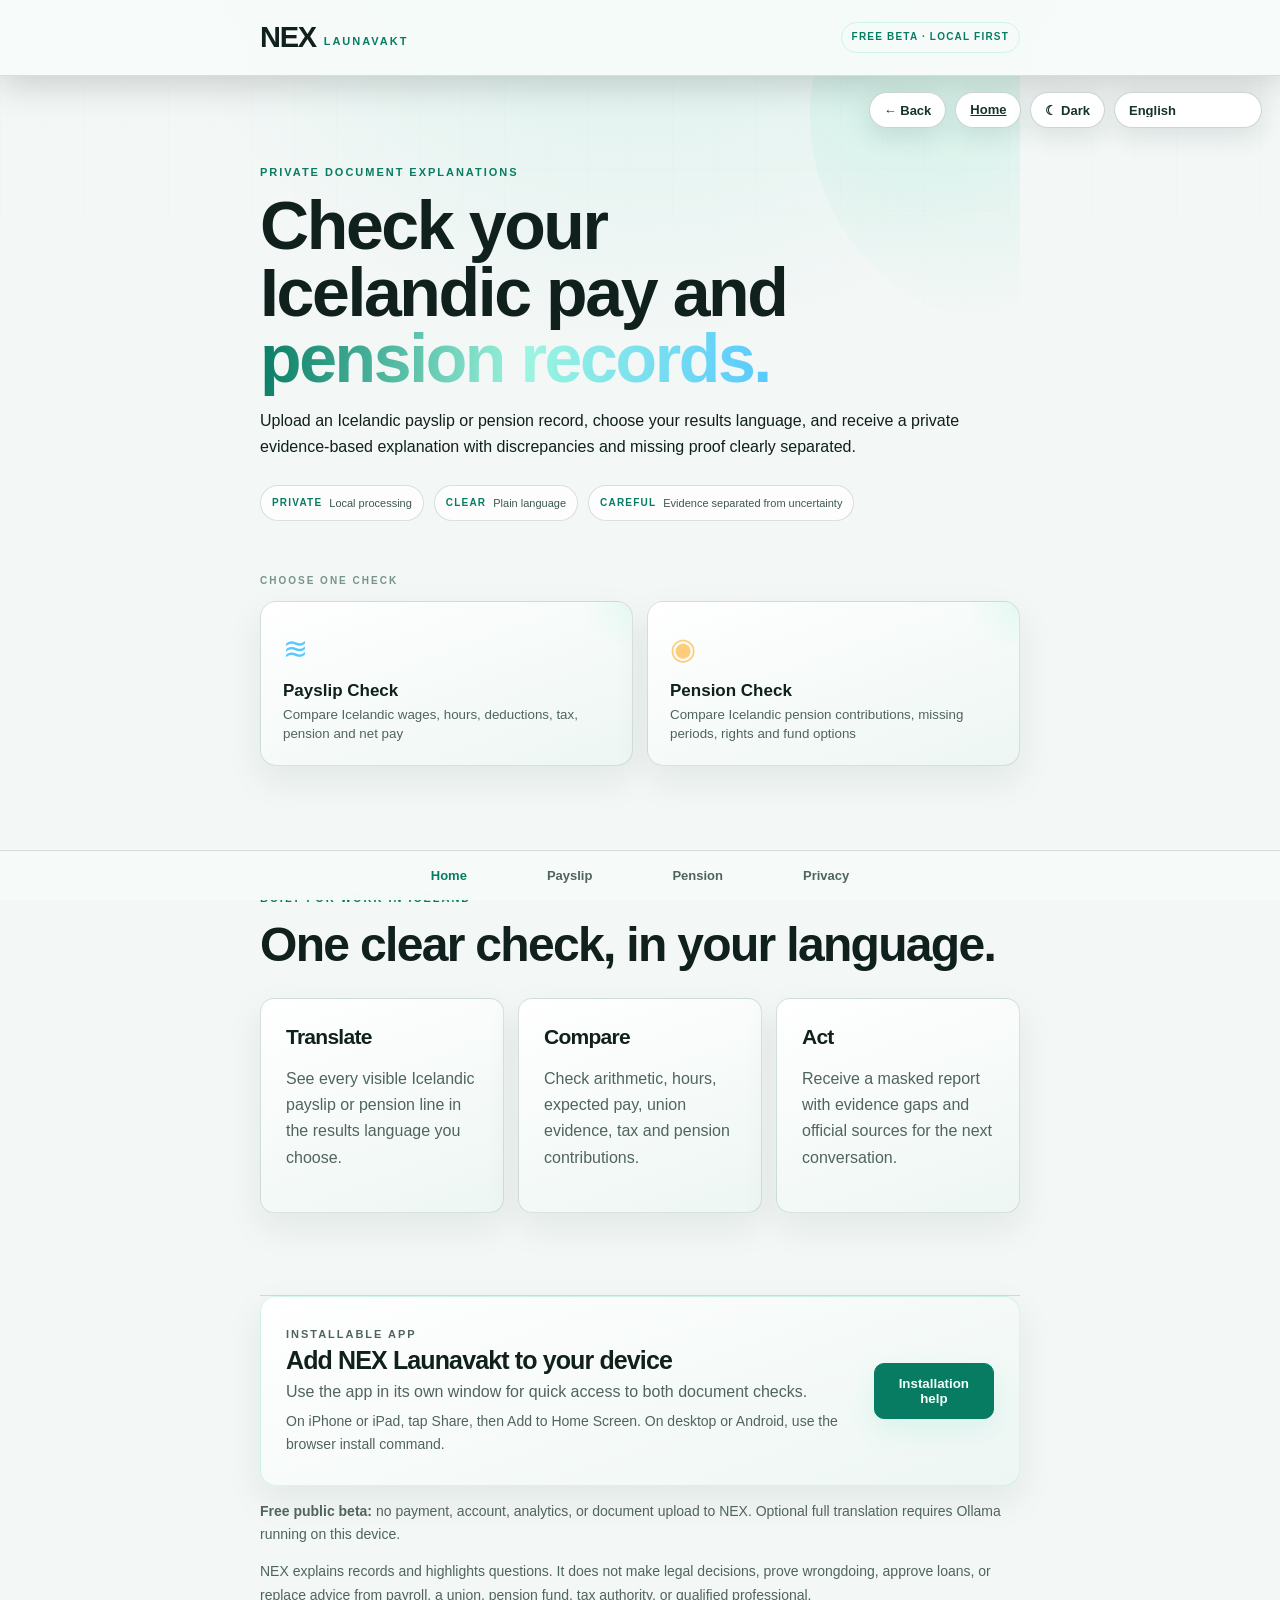
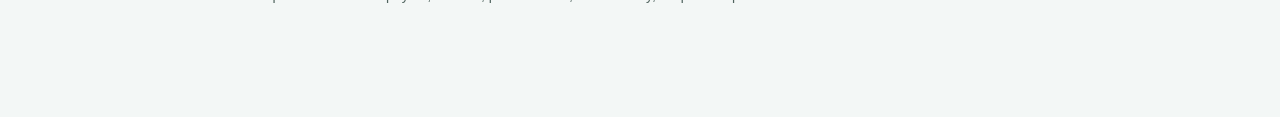
<file: index.html>
<!doctype html>
<html lang="en">
<head>
  <meta charset="utf-8">
  <meta name="viewport" content="width=device-width,initial-scale=1,viewport-fit=cover">
  <meta name="theme-color" content="#091119">
  <meta name="description" content="NEX checks Icelandic payslips and pension records in the customer's language using private local AI.">
  <link rel="manifest" href="manifest.webmanifest">
  <link rel="apple-touch-icon" href="icon-192.png">
  <meta name="apple-mobile-web-app-capable" content="yes">
  <meta name="apple-mobile-web-app-title" content="NEX Launavakt">
  <link rel="stylesheet" href="style.css">
  <title>NEX Launavakt — Private document checks</title>
</head>
<body class="app-body">
<header class="app-head"><a class="brand" href="app.html"><strong>NEX</strong><span>LAUNAVAKT</span></a><span class="status-dot">FREE BETA · LOCAL FIRST</span></header>
<main class="app-shell">
  <section class="welcome">
    <div class="hero-orb" aria-hidden="true"></div>
    <p class="eyebrow">PRIVATE DOCUMENT EXPLANATIONS</p>
    <h1>Check your Icelandic pay and <em>pension records.</em></h1>
    <p>Upload an Icelandic payslip or pension record, choose your results language, and receive a private evidence-based explanation with discrepancies and missing proof clearly separated.</p>
    <div class="proof-row" aria-label="NEX operating principles"><span><b>PRIVATE</b> Local processing</span><span><b>CLEAR</b> Plain language</span><span><b>CAREFUL</b> Evidence separated from uncertainty</span></div>
  </section>

  <p class="section-label">CHOOSE ONE CHECK</p>
  <section class="quick-grid" aria-label="Document checks">
    <a class="tool" href="payslip-check.html"><span>≋</span><strong>Payslip Check</strong><small>Compare Icelandic wages, hours, deductions, tax, pension and net pay</small></a>
    <a class="tool" href="pension-check.html"><span>◉</span><strong>Pension Check</strong><small>Compare Icelandic pension contributions, missing periods, rights and fund options</small></a>
  </section>


  <section class="local-market"><p class="eyebrow">BUILT FOR WORK IN ICELAND</p><h2>One clear check, in your language.</h2><div class="grid"><article><h3>Translate</h3><p>See every visible Icelandic payslip or pension line in the results language you choose.</p></article><article><h3>Compare</h3><p>Check arithmetic, hours, expected pay, union evidence, tax and pension contributions.</p></article><article><h3>Act</h3><p>Receive a masked report with evidence gaps and official sources for the next conversation.</p></article></div></section>
  <section class="app-panel install-panel">
    <div><p class="eyebrow">INSTALLABLE APP</p><h2>Add NEX Launavakt to your device</h2><p>Use the app in its own window for quick access to both document checks.</p><p id="install-help" class="note" aria-live="polite">On iPhone or iPad, tap Share, then Add to Home Screen. On desktop or Android, use the browser install command.</p></div>
    <button class="button" type="button" data-install hidden>Install app</button>
  </section>
  <p class="note"><strong>Free public beta:</strong> no payment, account, analytics, or document upload to NEX. Optional full translation requires Ollama running on this device.</p><p class="note">NEX explains records and highlights questions. It does not make legal decisions, prove wrongdoing, approve loans, or replace advice from payroll, a union, pension fund, tax authority, or qualified professional.</p>
</main>
<nav class="bottom-nav" aria-label="App navigation"><a href="app.html" aria-current="page">Home</a><a href="payslip-check.html">Payslip</a><a href="pension-check.html">Pension</a><a href="privacy.html">Privacy</a></nav>
<script src="app-v2.js?v=release50" defer></script><script src="nav.js?v=release54" defer></script>
</body>
</html>
</file>
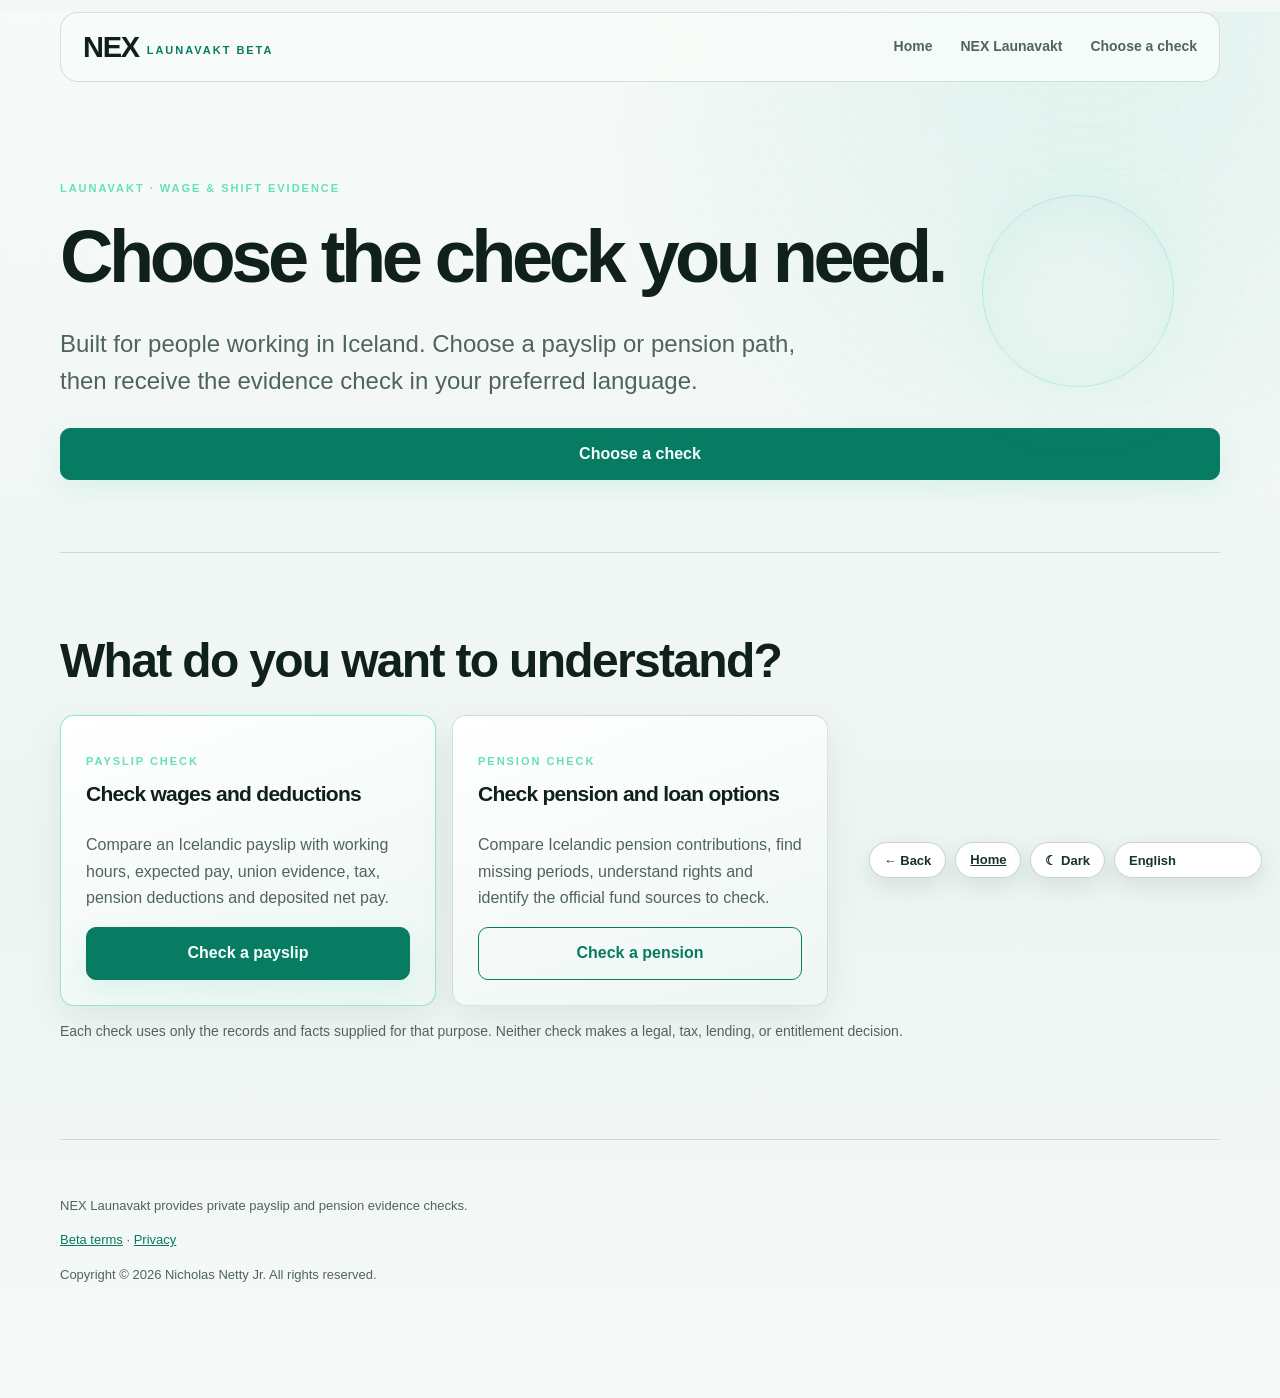
<file: launavakt.html>
<!doctype html><html lang="en"><head><meta charset="utf-8"><meta name="viewport" content="width=device-width,initial-scale=1"><meta name="description" content="Build a private, source-linked wage and shift evidence check with Launavakt."><title>Launavakt Wage &amp; Shift Check — NEX Launavakt</title><link rel="stylesheet" href="style.css"></head><body class="product-page launavakt-landing"><header><a class="brand" href="app.html"><strong>NEX</strong><span>LAUNAVAKT BETA</span></a><nav><a href="app.html">Home</a><a href="app.html">NEX Launavakt</a><a href="#choose">Choose a check</a></nav></header><main><section class="hero compact product-hero"><p class="eyebrow">LAUNAVAKT · WAGE &amp; SHIFT EVIDENCE</p><h1>Choose the check you need.</h1><p class="lede">Built for people working in Iceland. Choose a payslip or pension path, then receive the evidence check in your preferred language.</p><a class="button" href="#choose">Choose a check</a></section><section id="choose"><h2>What do you want to understand?</h2><div class="pricing"><article class="featured"><p class="eyebrow">PAYSLIP CHECK</p><h3>Check wages and deductions</h3><p>Compare an Icelandic payslip with working hours, expected pay, union evidence, tax, pension deductions and deposited net pay.</p><a class="button" href="payslip-check.html">Check a payslip</a></article><article><p class="eyebrow">PENSION CHECK</p><h3>Check pension and loan options</h3><p>Compare Icelandic pension contributions, find missing periods, understand rights and identify the official fund sources to check.</p><a class="button secondary" href="pension-check.html">Check a pension</a></article></div><p class="note">Each check uses only the records and facts supplied for that purpose. Neither check makes a legal, tax, lending, or entitlement decision.</p></section></main><footer><p>NEX Launavakt provides private payslip and pension evidence checks.</p><p><a href="terms.html">Beta terms</a> · <a href="privacy.html">Privacy</a></p><p>Copyright © 2026 Nicholas Netty Jr. All rights reserved.</p></footer><script src="nav.js?v=release54" defer></script></body></html>
</file>
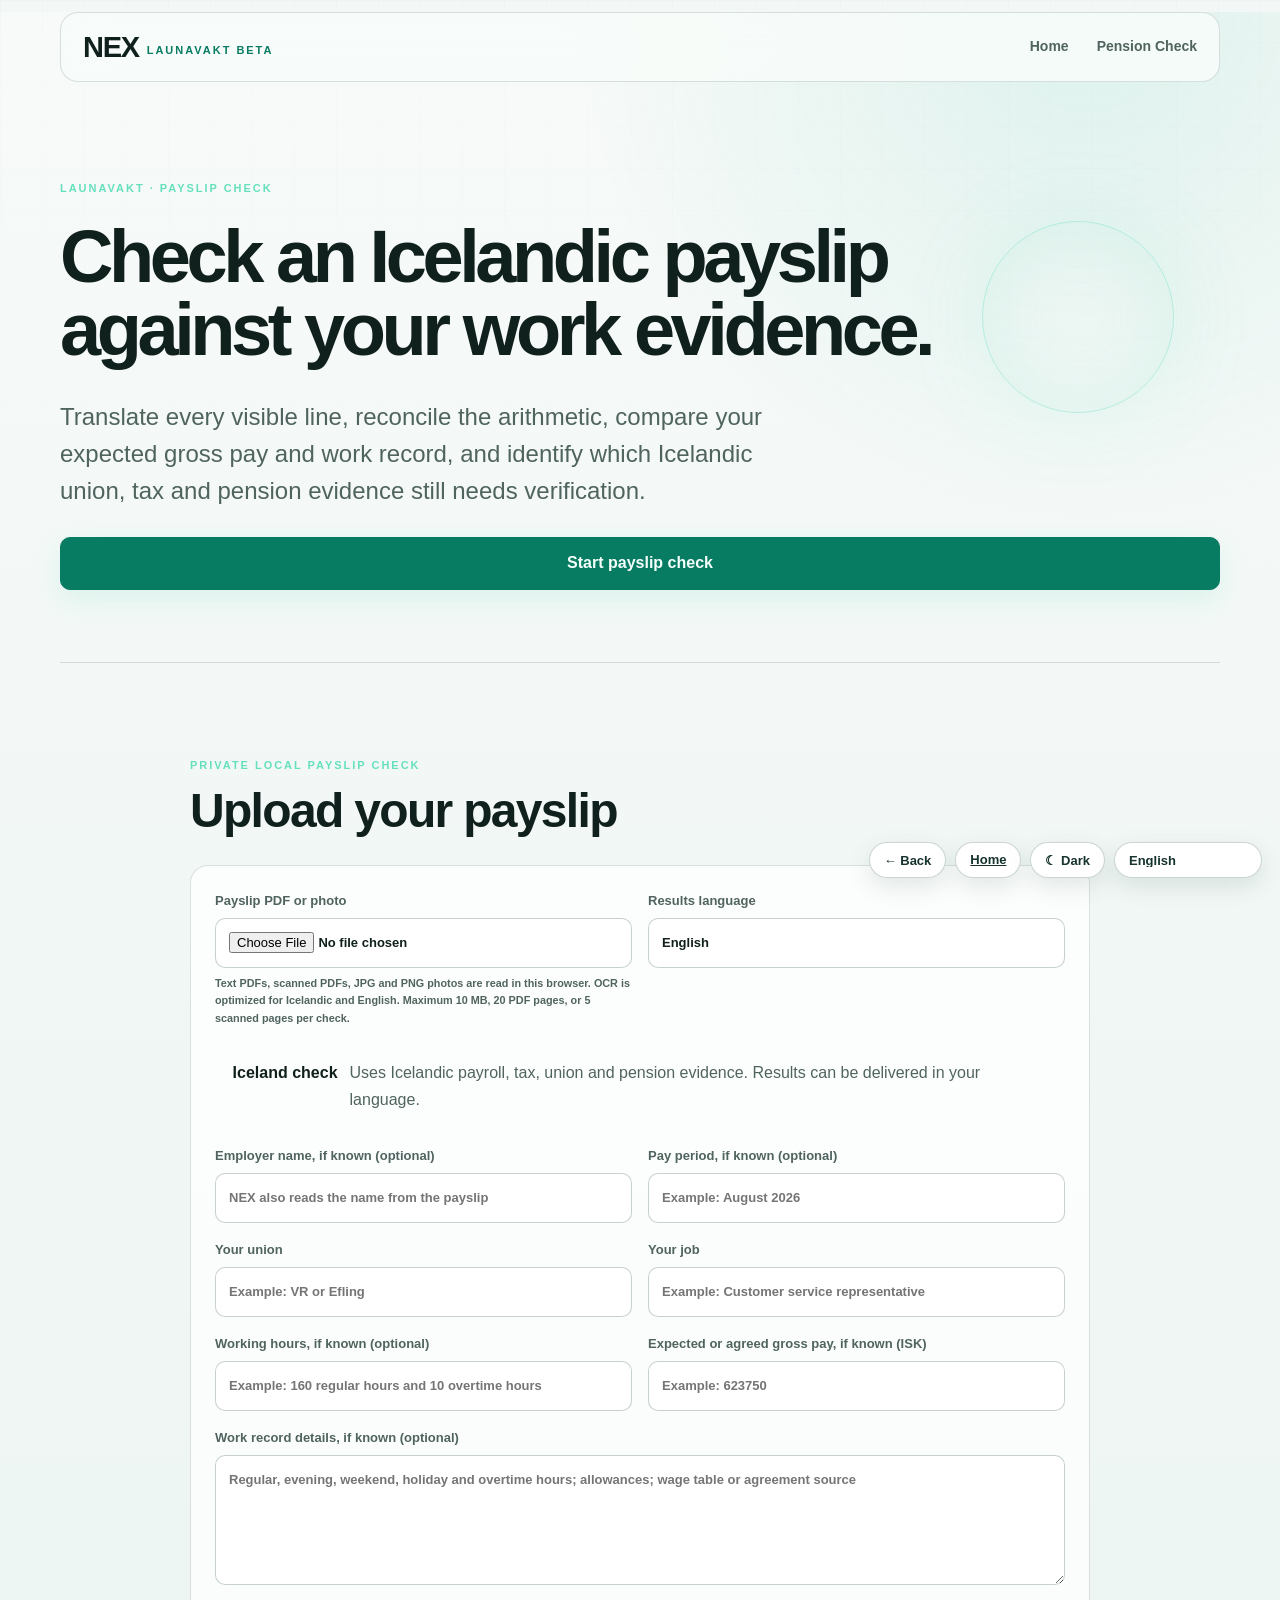
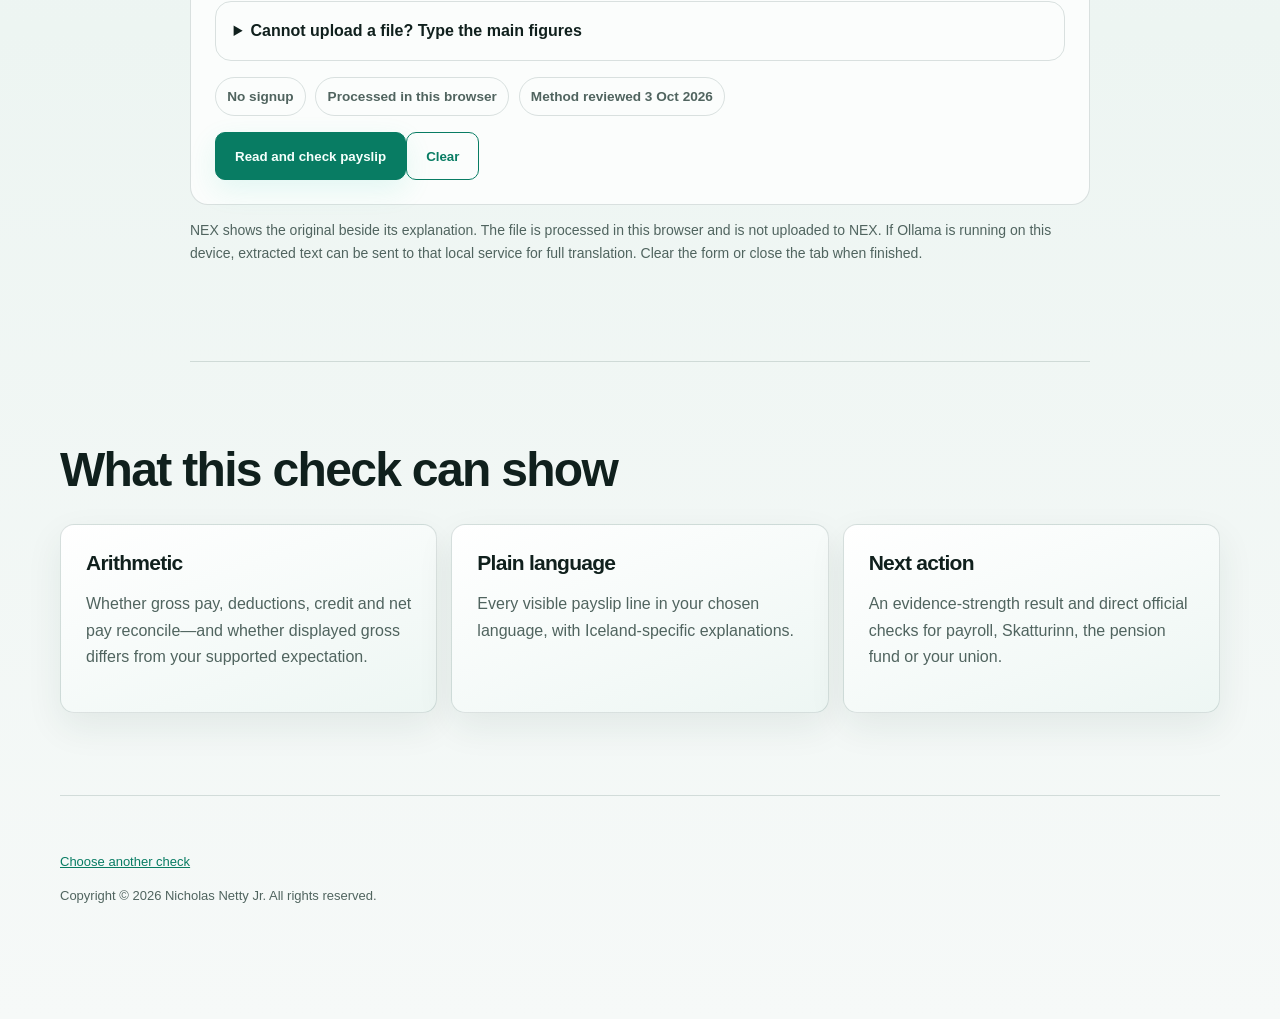
<file: payslip-check.html>
<!doctype html><html lang="en"><head><meta charset="utf-8"><meta name="viewport" content="width=device-width,initial-scale=1"><meta name="description" content="Compare an Icelandic payslip with hours, expected pay, union rules, tax and pension evidence privately."><title>Launavakt Payslip Check — NEX Launavakt</title><link rel="stylesheet" href="style.css"></head><body class="product-page payslip"><header><a class="brand" href="app.html"><strong>NEX</strong><span>LAUNAVAKT BETA</span></a><nav><a href="app.html">Home</a><a href="pension-check.html">Pension Check</a></nav></header><main><section class="hero compact product-hero"><p class="eyebrow">LAUNAVAKT · PAYSLIP CHECK</p><h1>Check an Icelandic payslip against your work evidence.</h1><p class="lede">Translate every visible line, reconcile the arithmetic, compare your expected gross pay and work record, and identify which Icelandic union, tax and pension evidence still needs verification.</p><a class="button" href="#try">Start payslip check</a></section><section><h2>What this check can show</h2><div class="grid"><article><h3>Arithmetic</h3><p>Whether gross pay, deductions, credit and net pay reconcile—and whether displayed gross differs from your supported expectation.</p></article><article><h3>Plain language</h3><p>Every visible payslip line in your chosen language, with Iceland-specific explanations.</p></article><article><h3>Next action</h3><p>An evidence-strength result and direct official checks for payroll, Skatturinn, the pension fund or your union.</p></article></div></section></main><footer><p><a href="launavakt.html">Choose another check</a></p><p>Copyright © 2026 Nicholas Netty Jr. All rights reserved.</p></footer><script type="module" src="document-check.mjs?v=release52"></script><script src="nav.js?v=release54" defer></script></body></html>
</file>
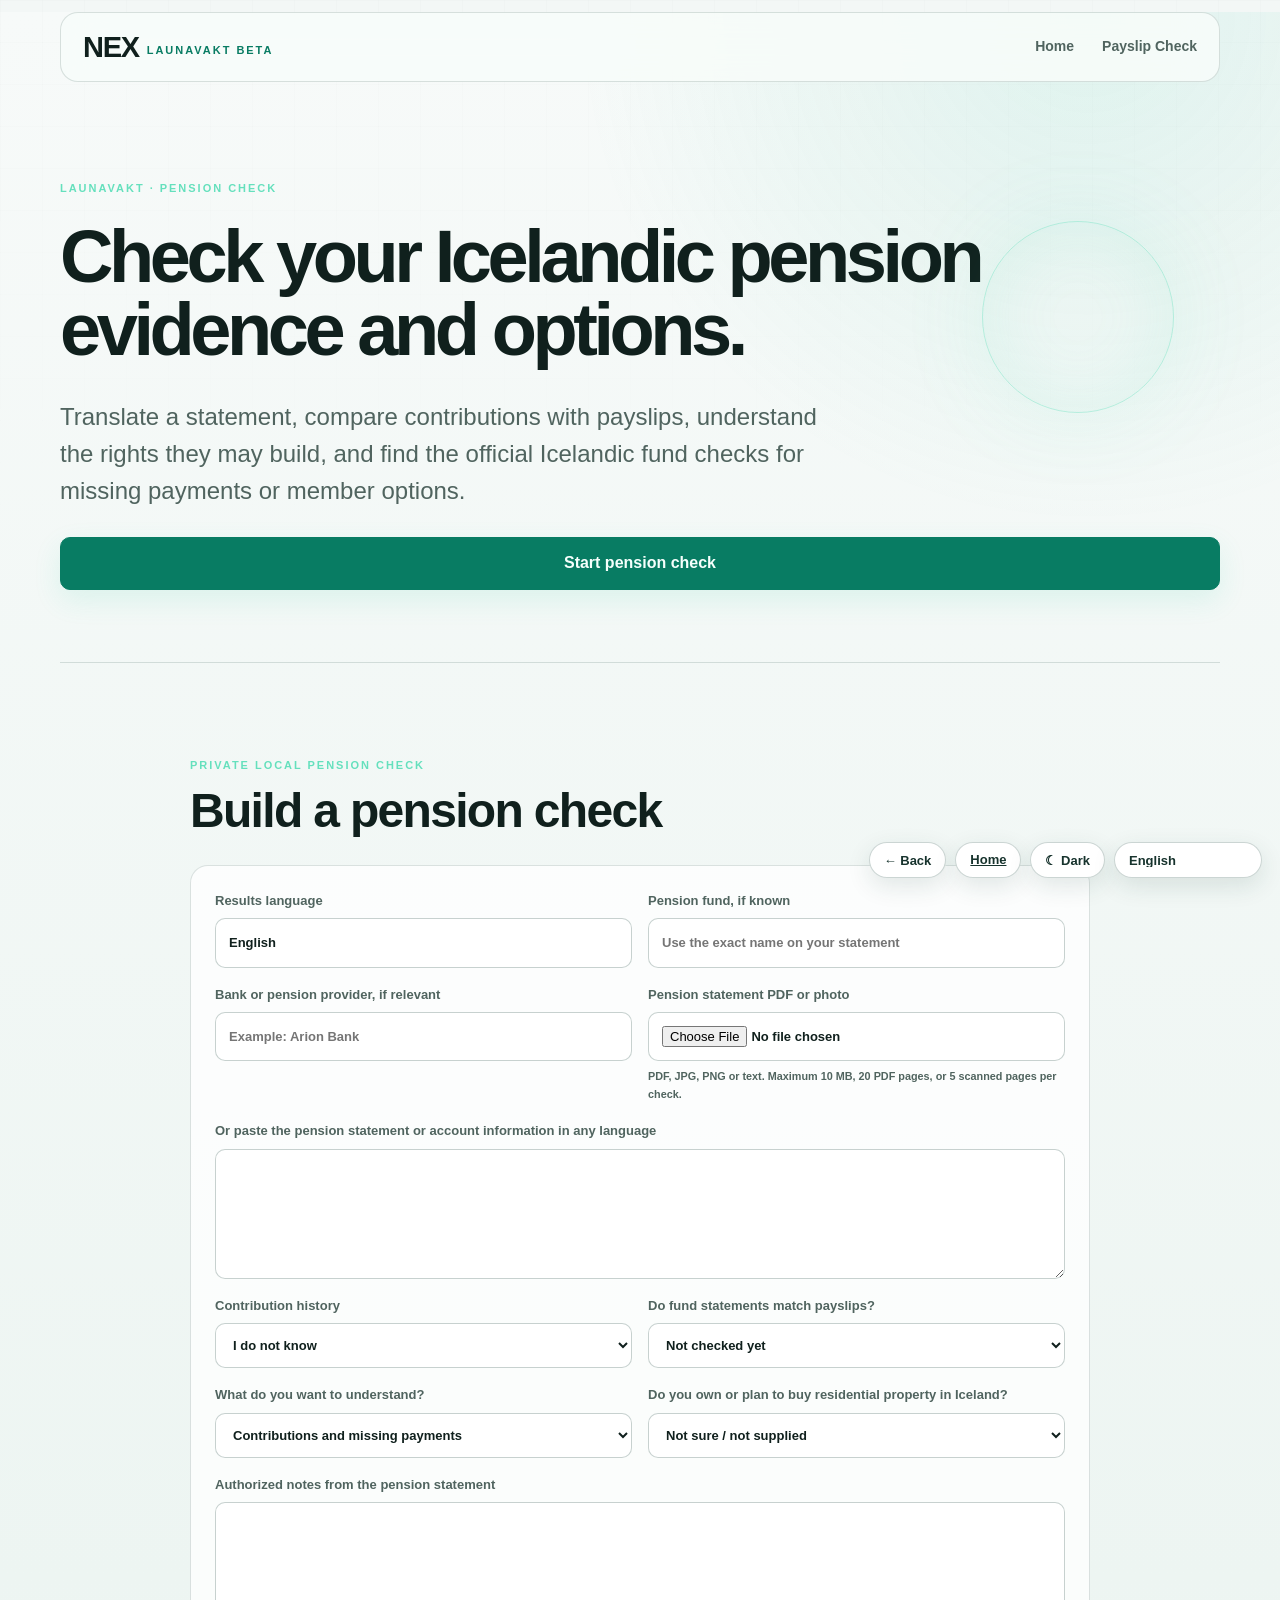
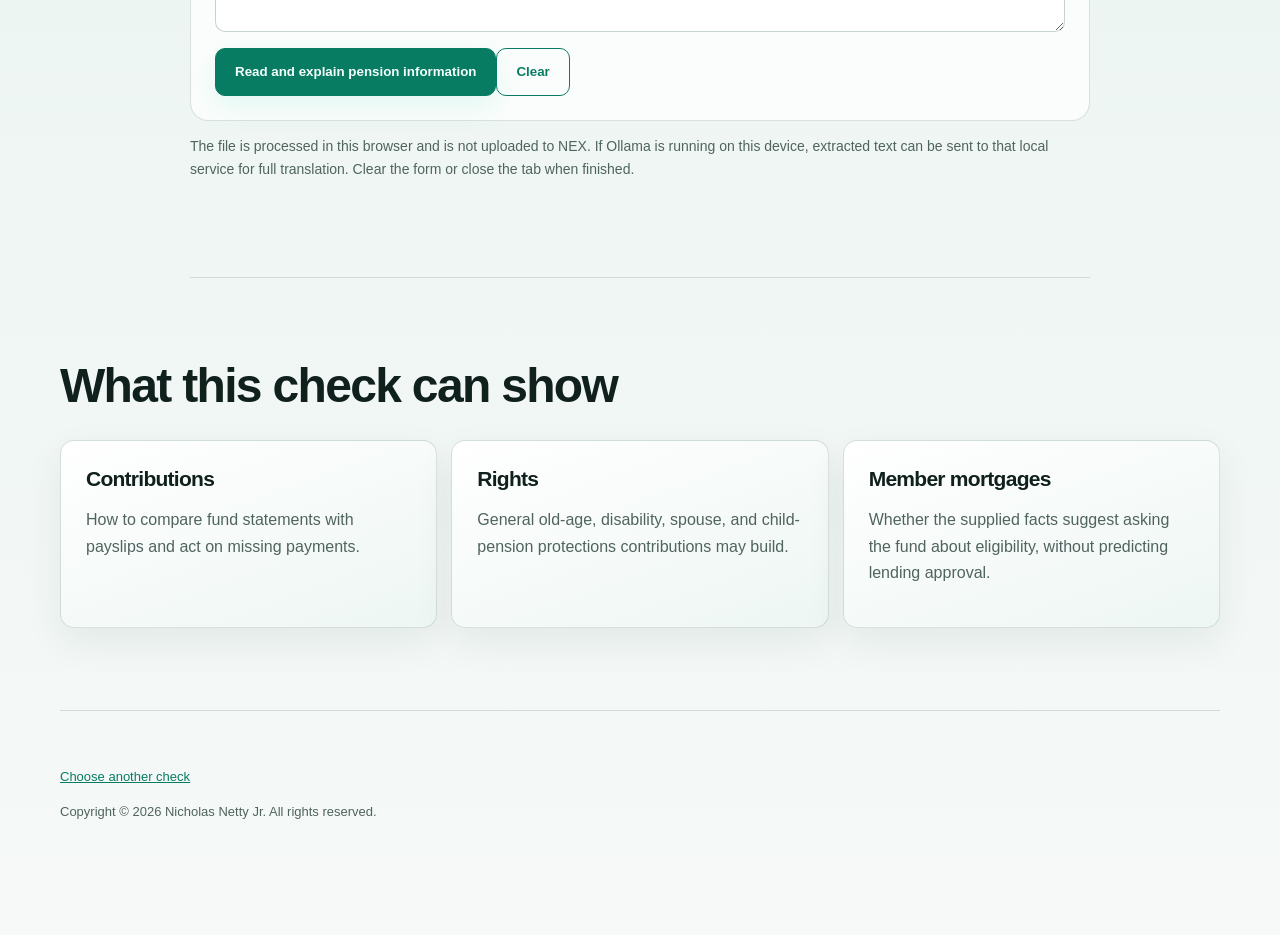
<file: pension-check.html>
<!doctype html><html lang="en"><head><meta charset="utf-8"><meta name="viewport" content="width=device-width,initial-scale=1"><meta name="description" content="Understand Icelandic pension contributions, missing payments, rights and fund options in your language."><title>Launavakt Pension Check — NEX Launavakt</title><link rel="stylesheet" href="style.css"></head><body class="product-page pension"><header><a class="brand" href="app.html"><strong>NEX</strong><span>LAUNAVAKT BETA</span></a><nav><a href="app.html">Home</a><a href="payslip-check.html">Payslip Check</a></nav></header><main><section class="hero compact product-hero"><p class="eyebrow">LAUNAVAKT · PENSION CHECK</p><h1>Check your Icelandic pension evidence and options.</h1><p class="lede">Translate a statement, compare contributions with payslips, understand the rights they may build, and find the official Icelandic fund checks for missing payments or member options.</p><a class="button" href="#try">Start pension check</a></section><section><h2>What this check can show</h2><div class="grid"><article><h3>Contributions</h3><p>How to compare fund statements with payslips and act on missing payments.</p></article><article><h3>Rights</h3><p>General old-age, disability, spouse, and child-pension protections contributions may build.</p></article><article><h3>Member mortgages</h3><p>Whether the supplied facts suggest asking the fund about eligibility, without predicting lending approval.</p></article></div></section></main><footer><p><a href="launavakt.html">Choose another check</a></p><p>Copyright © 2026 Nicholas Netty Jr. All rights reserved.</p></footer><script type="module" src="document-check.mjs?v=release52"></script><script src="nav.js?v=release54" defer></script></body></html>
</file>
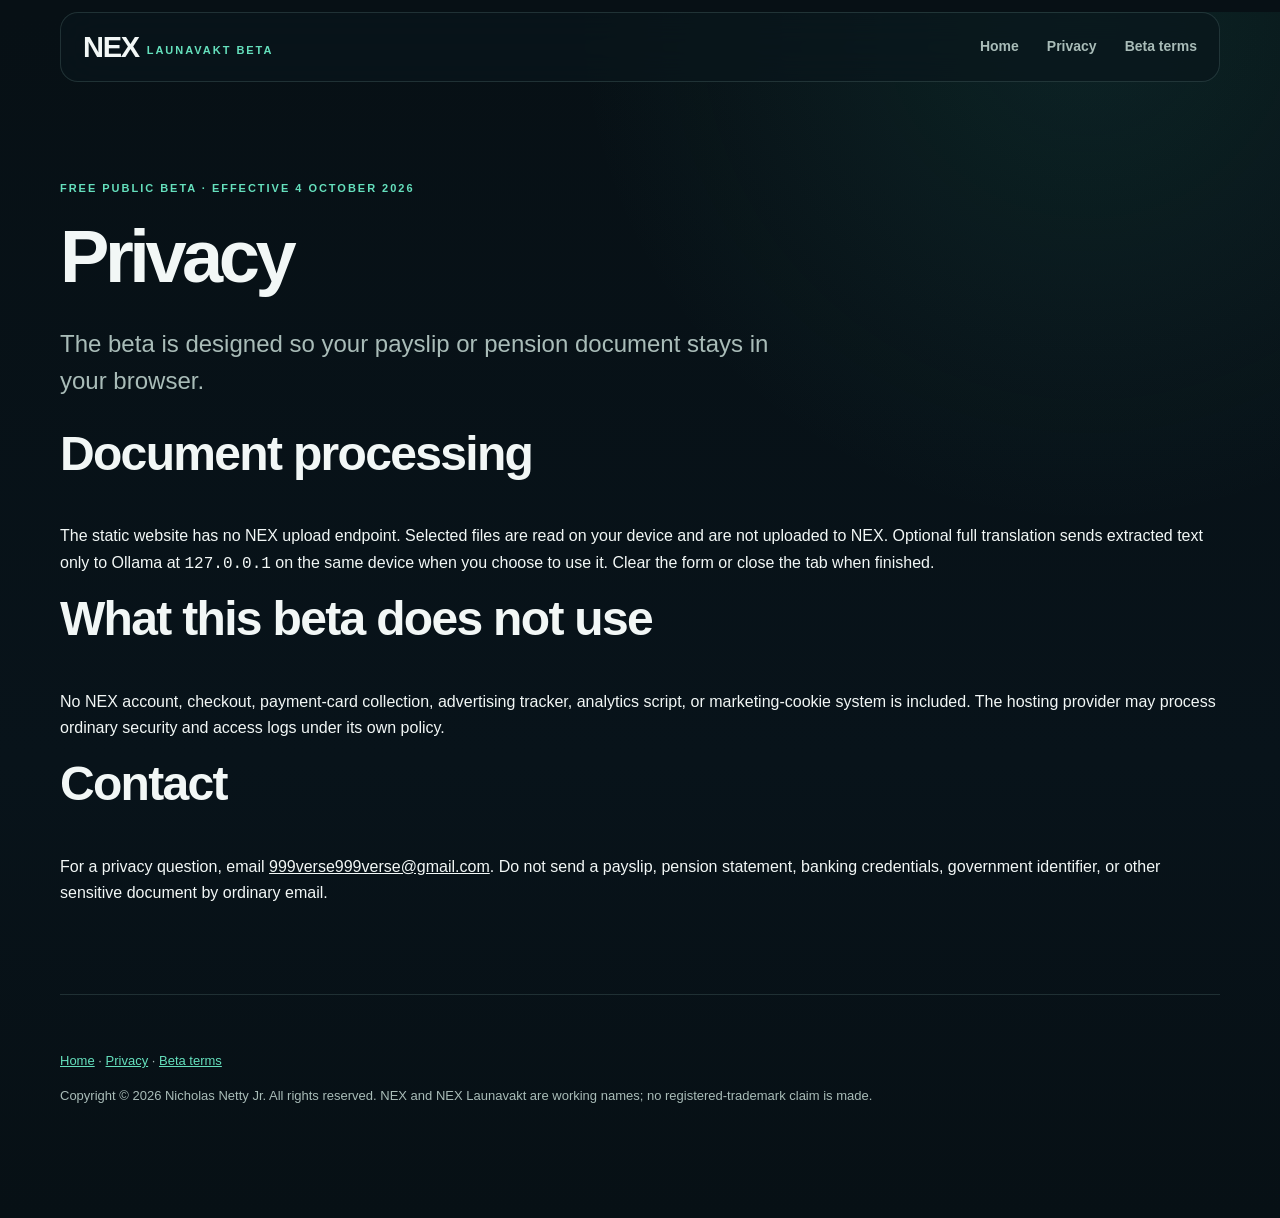
<file: privacy.html>
<!doctype html>
<html lang="en"><head><meta charset="utf-8"><meta name="viewport" content="width=device-width,initial-scale=1"><link rel="stylesheet" href="style.css"><title>Privacy · NEX Launavakt beta</title></head>
<body><header><a class="brand" href="app.html"><strong>NEX</strong><span>LAUNAVAKT BETA</span></a><nav><a href="app.html">Home</a><a href="privacy.html">Privacy</a><a href="terms.html">Beta terms</a></nav></header><main><section class="hero compact"><p class="eyebrow">FREE PUBLIC BETA · EFFECTIVE 4 OCTOBER 2026</p><h1>Privacy</h1><p class="lede">The beta is designed so your payslip or pension document stays in your browser.</p><h2>Document processing</h2><p>The static website has no NEX upload endpoint. Selected files are read on your device and are not uploaded to NEX. Optional full translation sends extracted text only to Ollama at <code>127.0.0.1</code> on the same device when you choose to use it. Clear the form or close the tab when finished.</p><h2>What this beta does not use</h2><p>No NEX account, checkout, payment-card collection, advertising tracker, analytics script, or marketing-cookie system is included. The hosting provider may process ordinary security and access logs under its own policy.</p><h2>Contact</h2><p>For a privacy question, email <a href="mailto:999verse999verse@gmail.com">999verse999verse@gmail.com</a>. Do not send a payslip, pension statement, banking credentials, government identifier, or other sensitive document by ordinary email.</p></section></main><footer><p><a href="app.html">Home</a> · <a href="privacy.html">Privacy</a> · <a href="terms.html">Beta terms</a></p><p>Copyright © 2026 Nicholas Netty Jr. All rights reserved. NEX and NEX Launavakt are working names; no registered-trademark claim is made.</p></footer></body></html>
</file>
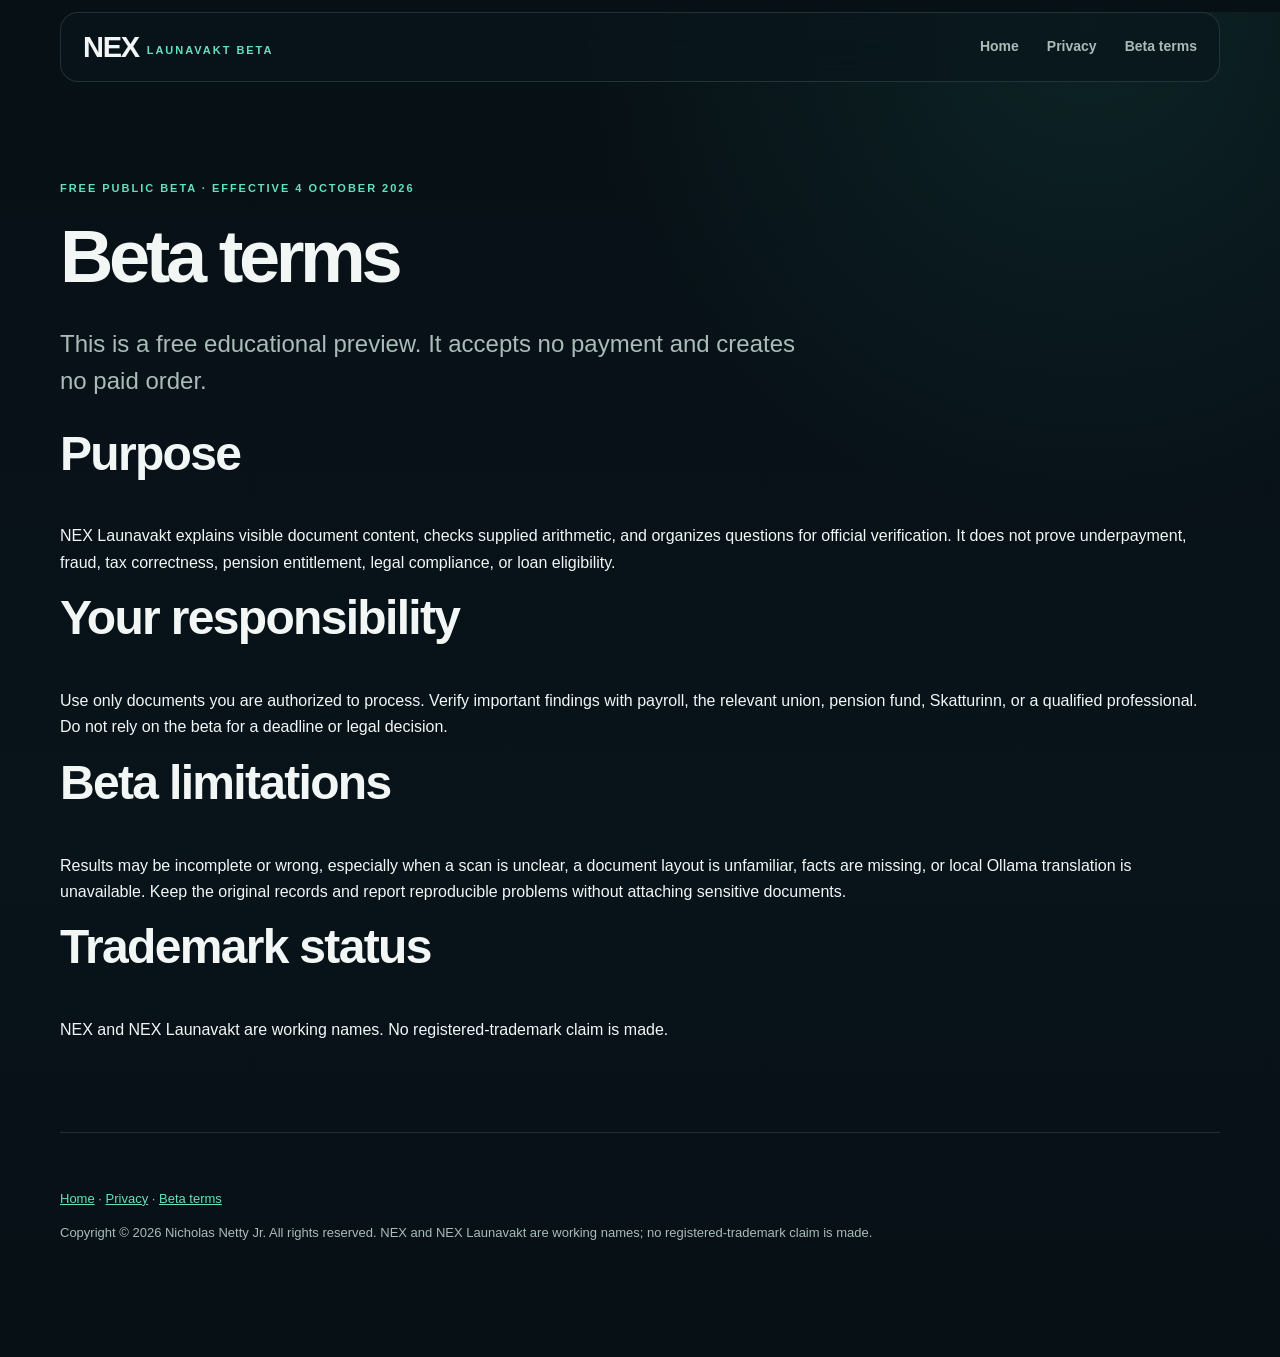
<file: terms.html>
<!doctype html>
<html lang="en"><head><meta charset="utf-8"><meta name="viewport" content="width=device-width,initial-scale=1"><link rel="stylesheet" href="style.css"><title>Beta terms · NEX Launavakt</title></head>
<body><header><a class="brand" href="app.html"><strong>NEX</strong><span>LAUNAVAKT BETA</span></a><nav><a href="app.html">Home</a><a href="privacy.html">Privacy</a><a href="terms.html">Beta terms</a></nav></header><main><section class="hero compact"><p class="eyebrow">FREE PUBLIC BETA · EFFECTIVE 4 OCTOBER 2026</p><h1>Beta terms</h1><p class="lede">This is a free educational preview. It accepts no payment and creates no paid order.</p><h2>Purpose</h2><p>NEX Launavakt explains visible document content, checks supplied arithmetic, and organizes questions for official verification. It does not prove underpayment, fraud, tax correctness, pension entitlement, legal compliance, or loan eligibility.</p><h2>Your responsibility</h2><p>Use only documents you are authorized to process. Verify important findings with payroll, the relevant union, pension fund, Skatturinn, or a qualified professional. Do not rely on the beta for a deadline or legal decision.</p><h2>Beta limitations</h2><p>Results may be incomplete or wrong, especially when a scan is unclear, a document layout is unfamiliar, facts are missing, or local Ollama translation is unavailable. Keep the original records and report reproducible problems without attaching sensitive documents.</p><h2>Trademark status</h2><p>NEX and NEX Launavakt are working names. No registered-trademark claim is made.</p></section></main><footer><p><a href="app.html">Home</a> · <a href="privacy.html">Privacy</a> · <a href="terms.html">Beta terms</a></p><p>Copyright © 2026 Nicholas Netty Jr. All rights reserved. NEX and NEX Launavakt are working names; no registered-trademark claim is made.</p></footer></body></html>
</file>
<file: style.css>
:root{color-scheme:dark;font:16px/1.65 -apple-system,BlinkMacSystemFont,"SF Pro Text","Segoe UI",sans-serif;background:#071015;color:#f2f7f6;--bg:#071015;--panel:#0d1a21;--panel2:#10232a;--line:rgba(164,204,196,.16);--mint:#65e0bd;--mint2:#b5f5df;--muted:#a9bcb8;--ink:#04130f;--shadow:0 24px 70px rgba(0,0,0,.28)}*{box-sizing:border-box}html{scroll-behavior:smooth}body{margin:0;min-height:100vh;background:radial-gradient(circle at 85% 0,rgba(52,174,149,.12),transparent 32rem),linear-gradient(180deg,#071015,#08131a 62%,#071015);color:#f2f7f6}a{color:inherit}header,main,footer{width:min(1160px,calc(100% - 40px));margin:auto}header{display:flex;align-items:center;justify-content:space-between;gap:28px;min-height:82px;position:relative;z-index:4}.brand{display:inline-flex;gap:8px;align-items:end;text-decoration:none;white-space:nowrap}.brand strong{font-size:29px;line-height:1;letter-spacing:-.045em}.brand span,.eyebrow{color:var(--mint);font-size:11px;font-weight:800;letter-spacing:.18em}.brand span{padding-bottom:2px}nav{display:flex;align-items:center;gap:28px}nav a{color:var(--muted);font-size:14px;font-weight:650;text-decoration:none;white-space:nowrap;transition:color .2s ease}nav a:hover,nav a:focus-visible,.text-link:hover{color:var(--mint)}main{position:relative}section{padding:82px 0;border-bottom:1px solid var(--line);scroll-margin-top:24px}h1,h2,h3,p{overflow-wrap:anywhere}h1,h2,h3{letter-spacing:-.035em}h2{font-size:clamp(30px,4vw,48px);line-height:1.08;margin:0 0 28px}h3{font-size:21px;line-height:1.2}.hero{min-height:600px;display:flex;flex-direction:column;justify-content:center;padding:100px 0}.hero h1{max-width:940px;font-size:clamp(46px,7.6vw,88px);line-height:.98;letter-spacing:-.06em;margin:.18em 0}.hero .lede{max-width:760px;margin:18px 0 28px;font-size:clamp(18px,2.2vw,24px);line-height:1.55;color:var(--muted)}.compact{min-height:auto;padding:86px 0 72px}.compact h1{font-size:clamp(42px,7vw,74px)}.actions{display:flex;align-items:center;gap:18px;flex-wrap:wrap}.button{display:inline-flex;align-items:center;justify-content:center;min-height:48px;background:var(--mint);color:var(--ink);text-decoration:none;font-weight:800;padding:12px 19px;border:1px solid var(--mint);border-radius:10px;box-shadow:0 10px 28px rgba(44,204,166,.12);transition:transform .18s ease,background .18s ease}.button:hover,.button:focus-visible{background:var(--mint2);transform:translateY(-1px)}.button.secondary{background:transparent;color:var(--mint);box-shadow:none}.text-link{color:var(--mint);font-weight:750;text-underline-offset:4px}.grid{display:grid;grid-template-columns:repeat(auto-fit,minmax(230px,1fr));gap:14px}.grid article,.pricing article{background:linear-gradient(180deg,rgba(16,35,42,.92),rgba(11,26,33,.92));padding:25px;border:1px solid var(--line);border-radius:14px;box-shadow:0 10px 34px rgba(0,0,0,.08)}.grid h3,.pricing h3{margin:0 0 10px}.grid p,.pricing p,.note,footer{color:var(--muted)}.grid article strong{color:var(--mint2)}.product{display:grid;grid-template-columns:minmax(0,1fr) auto;gap:36px;align-items:center;background:linear-gradient(135deg,rgba(16,38,43,.98),rgba(11,27,34,.98));padding:34px;border:1px solid rgba(101,224,189,.22);border-radius:16px;box-shadow:var(--shadow)}.product+.product{margin-top:16px}.product.soon{background:rgba(13,26,33,.78);border-color:var(--line);box-shadow:none}.product h3{font-size:32px;margin:.18em 0}.product p:not(.eyebrow){max-width:720px;color:var(--muted)}.product-mark{color:var(--mint);font-size:clamp(24px,5vw,56px);letter-spacing:.08em;opacity:.18}.pricing{display:grid;grid-template-columns:repeat(3,minmax(0,1fr));gap:16px}.pricing article{display:flex;flex-direction:column}.pricing article.featured{border-color:rgba(101,224,189,.7);background:linear-gradient(180deg,rgba(17,52,51,.95),rgba(11,28,34,.95));box-shadow:0 18px 60px rgba(0,0,0,.2)}.price{font-size:28px;font-weight:850;color:#fff!important;margin:.35em 0}.price small{font-size:14px;color:var(--muted)}.pricing ul{padding-left:20px;min-height:170px;color:var(--muted)}.pricing .button{margin-top:auto}.note{max-width:900px;font-size:14px}ol{max-width:760px;padding-left:24px}li{padding:6px}footer{padding:42px 0 100px;font-size:13px}footer a{color:var(--mint)}.disabled{opacity:.62;pointer-events:none}
/* NEX One app */.app-body{padding-bottom:96px;background:radial-gradient(circle at 50% -10%,rgba(67,209,178,.15),transparent 32rem),var(--bg)}.app-head{width:100%;min-height:76px;padding:0 max(24px,calc((100% - 760px)/2));position:sticky;top:0;background:rgba(7,16,21,.88);backdrop-filter:blur(18px);border-bottom:1px solid var(--line)}.status-dot{font-size:10px;font-weight:800;letter-spacing:.12em;color:var(--mint);border:1px solid rgba(101,224,189,.28);border-radius:999px;padding:6px 10px}.app-shell{width:min(760px,calc(100% - 40px))}.welcome{min-height:auto;padding:54px 0 30px;border:0}.welcome h1{max-width:620px;font-size:clamp(42px,8vw,68px);line-height:.98;margin:.16em 0}.welcome p:last-child{color:var(--muted)}.quick-grid{display:grid;grid-template-columns:repeat(2,minmax(0,1fr));gap:14px;padding:0 0 30px;border:0}.tool{display:flex;min-height:165px;flex-direction:column;padding:22px;background:linear-gradient(160deg,#10232c,#0d1b22);border:1px solid var(--line);border-radius:16px;text-decoration:none;color:#fff;transition:transform .18s ease,border-color .18s ease,background .18s ease}.tool:hover,.tool:focus-visible{transform:translateY(-2px);border-color:rgba(101,224,189,.52);background:#122831}.tool span{color:var(--mint);font-size:30px}.tool strong{margin-top:auto;font-size:17px}.tool small{color:var(--muted);line-height:1.45}.app-panel{display:flex;justify-content:space-between;align-items:center;gap:22px;padding:25px;margin-bottom:14px;background:linear-gradient(135deg,#12302f,#0c2027);border:1px solid rgba(101,224,189,.25);border-radius:16px}.app-panel.slim{background:var(--panel);border-color:var(--line)}.app-panel h2{font-size:25px;margin:0}.app-panel p{margin:.3em 0;color:var(--muted)}.bottom-nav{display:flex;position:fixed;z-index:8;bottom:0;left:0;right:0;justify-content:center;gap:min(10vw,80px);background:rgba(8,20,27,.96);backdrop-filter:blur(18px);border-top:1px solid var(--line);padding:14px max(12px,env(safe-area-inset-right)) calc(14px + env(safe-area-inset-bottom)) max(12px,env(safe-area-inset-left))}.bottom-nav a{color:var(--muted);text-decoration:none;font-size:13px;font-weight:700}.bottom-nav a[aria-current]{color:var(--mint)}
/* Navigation helpers */.page-controls{position:fixed;z-index:9;right:max(18px,env(safe-area-inset-right));bottom:calc(22px + env(safe-area-inset-bottom));display:flex;gap:9px}.app-body .page-controls{bottom:calc(76px + env(safe-area-inset-bottom))}.page-control{appearance:none;border:1px solid rgba(164,204,196,.28);border-radius:999px;background:rgba(13,26,33,.94);backdrop-filter:blur(12px);color:#eaf3f4;padding:10px 14px;font:750 13px/1 -apple-system,BlinkMacSystemFont,"Segoe UI",sans-serif;box-shadow:0 8px 28px rgba(0,0,0,.28);cursor:pointer}.page-control:hover,.page-control:focus-visible{border-color:var(--mint);color:var(--mint);outline:none}.top-control[hidden]{display:none}
@media(max-width:800px){header:not(.app-head){display:block;padding:20px 0 12px;min-height:auto}header:not(.app-head) nav{margin-top:17px;padding-bottom:7px;overflow-x:auto;gap:22px;scrollbar-width:none}header:not(.app-head) nav::-webkit-scrollbar{display:none}.hero{min-height:auto;padding:72px 0 78px}.pricing{grid-template-columns:1fr}.pricing ul{min-height:auto}.product{grid-template-columns:1fr;padding:26px}.product-mark{display:none}section{padding:66px 0}}
@media(max-width:520px){header,main,footer{width:min(100% - 28px,1160px)}.hero h1{font-size:43px}.hero .lede{font-size:18px}.quick-grid{grid-template-columns:1fr}.tool{min-height:132px}.app-panel{display:block}.app-panel .button{margin-top:14px}.page-controls{right:14px}.app-body .page-control:first-child{display:none}}
@media(prefers-reduced-motion:reduce){html{scroll-behavior:auto}.button,.tool{transition:none}}
.priority-worker{display:grid;grid-template-columns:auto minmax(0,1fr) auto;align-items:center;gap:20px;margin-bottom:16px;padding:23px 25px;border:1px solid rgba(101,224,189,.42);border-radius:16px;background:linear-gradient(125deg,rgba(21,62,55,.98),rgba(12,31,37,.98));text-decoration:none;box-shadow:0 18px 50px rgba(0,0,0,.18)}.priority-worker:hover{border-color:var(--mint)}.priority-worker div{display:flex;flex-direction:column}.priority-worker strong{font-size:22px}.priority-worker small{color:var(--muted)}.priority-number{color:var(--mint);font-size:28px;font-weight:900}.priority-arrow{color:var(--mint);font-size:26px}.product-page{--product:#65e0bd}.product-page .product-hero{position:relative}.product-page .product-hero:after{content:"";position:absolute;right:4%;top:24%;width:190px;height:190px;border:1px solid color-mix(in srgb,var(--product) 42%,transparent);border-radius:50%;box-shadow:inset 0 0 70px color-mix(in srgb,var(--product) 12%,transparent),0 0 90px color-mix(in srgb,var(--product) 10%,transparent);pointer-events:none}.radar{--product:#53c7ff}.launavakt{--product:#f0be68}.orbit{--product:#b49aff}.assistant{--product:#70e6d0}.opportunity{--product:#65e0bd}.evidence{--product:#65e0bd}.product-page .eyebrow,.product-page .text-link{color:var(--product)}.signal-row{display:flex;flex-wrap:wrap;gap:9px}.signal-row span{border:1px solid color-mix(in srgb,var(--product) 38%,transparent);background:color-mix(in srgb,var(--product) 8%,transparent);border-radius:999px;padding:8px 12px;color:#dceae7;font-size:13px}.step-flow{display:grid;grid-template-columns:repeat(4,minmax(0,1fr));gap:12px}.step-flow article{padding:23px;background:var(--panel);border:1px solid var(--line);border-radius:14px}.step-flow b{color:var(--product);font-size:12px;letter-spacing:.15em}.step-flow h3{margin:.5em 0}.step-flow p{color:var(--muted)}@media(max-width:800px){.product-page .product-hero:after{width:110px;height:110px;top:8%;opacity:.5}.step-flow{grid-template-columns:1fr 1fr}}@media(max-width:520px){.priority-worker{grid-template-columns:auto 1fr;padding:20px}.priority-arrow{display:none}.step-flow{grid-template-columns:1fr}.product-page .product-hero:after{display:none}}
.app-body .page-controls{top:92px;bottom:auto}

/* Modern visual refinement */
:root{--violet:#9d8cff;--cyan:#57c9ff;--warm:#ffcc7a}
body:before{content:"";position:fixed;inset:0;pointer-events:none;opacity:.18;background-image:linear-gradient(rgba(255,255,255,.018) 1px,transparent 1px),linear-gradient(90deg,rgba(255,255,255,.018) 1px,transparent 1px);background-size:42px 42px;mask-image:linear-gradient(to bottom,black,transparent 70%)}
header:not(.app-head){margin-top:12px;padding:0 22px;min-height:70px;border:1px solid var(--line);border-radius:18px;background:rgba(9,22,28,.7);backdrop-filter:blur(20px);position:sticky;top:12px}
.app-head{box-shadow:0 10px 35px rgba(0,0,0,.16)}.app-shell{position:relative}.welcome{position:relative;overflow:hidden;padding:76px 0 44px}.welcome h1 em{font-style:normal;color:transparent;background:linear-gradient(95deg,var(--mint),#9cf5df 52%,var(--cyan));background-clip:text;-webkit-background-clip:text}.hero-orb{position:absolute;width:420px;height:420px;right:-210px;top:-170px;border-radius:50%;background:radial-gradient(circle at 35% 35%,rgba(181,245,223,.36),rgba(101,224,189,.13) 28%,transparent 68%);pointer-events:none}
.proof-row{display:flex;gap:10px;flex-wrap:wrap;margin-top:24px}.proof-row span{display:inline-flex;gap:7px;align-items:center;padding:8px 11px;border:1px solid var(--line);border-radius:999px;background:rgba(14,31,38,.7);color:var(--muted);font-size:11px}.proof-row b{color:var(--mint);font-size:10px;letter-spacing:.12em}.section-label{margin:8px 0 12px;color:#77938d;font-size:10px;font-weight:850;letter-spacing:.2em}.section-heading{display:flex;align-items:end;justify-content:space-between;margin:25px 0 13px}.section-heading h2{font-size:28px;margin:0}.section-heading .section-label{margin:0}
.priority-worker{position:relative;overflow:hidden;isolation:isolate;min-height:132px;background:linear-gradient(120deg,rgba(21,66,57,.98),rgba(11,32,40,.98) 60%,rgba(18,44,64,.98));box-shadow:0 26px 70px rgba(0,0,0,.25),inset 0 1px rgba(255,255,255,.05)}.priority-worker:before{content:"";position:absolute;z-index:-1;width:220px;height:220px;right:-85px;top:-105px;border-radius:50%;border:1px solid rgba(101,224,189,.22);box-shadow:0 0 60px rgba(87,201,255,.12)}.priority-worker .eyebrow{margin:0}.priority-worker strong{letter-spacing:-.025em}
.tool{position:relative;overflow:hidden;box-shadow:inset 0 1px rgba(255,255,255,.035),0 14px 35px rgba(0,0,0,.12)}.tool:after{content:"";position:absolute;width:100px;height:100px;right:-48px;top:-48px;border-radius:50%;background:radial-gradient(circle,rgba(101,224,189,.12),transparent 68%)}.tool:nth-child(1) span{color:var(--cyan)}.tool:nth-child(2) span{color:var(--warm)}.tool:nth-child(3) span{color:var(--violet)}.tool:nth-child(4) span{color:var(--mint)}.studio-panel{background:linear-gradient(125deg,rgba(26,49,62,.98),rgba(20,39,42,.98));border-color:rgba(87,201,255,.22)}
.grid article{transition:transform .2s ease,border-color .2s ease,box-shadow .2s ease}.grid article:hover{transform:translateY(-3px);border-color:rgba(101,224,189,.36);box-shadow:0 24px 54px rgba(0,0,0,.2)}.button span{margin-left:10px}.product{overflow:hidden;position:relative}.product:after{content:"";position:absolute;right:-70px;bottom:-100px;width:260px;height:260px;border:1px solid rgba(101,224,189,.1);border-radius:50%;pointer-events:none}
@media(max-width:800px){header:not(.app-head){position:relative;top:0;margin-top:0;border-width:0 0 1px;border-radius:0;padding-left:0;padding-right:0}.hero-orb{opacity:.65}}
@media(max-width:520px){.welcome{padding-top:52px}.welcome h1{font-size:47px}.proof-row span{width:100%;justify-content:space-between}.priority-worker{min-height:145px}.section-heading{margin-top:20px}}

/* Theme toggle: device preference is used until the visitor makes a choice. */
:root[data-theme="light"]{color-scheme:light;--bg:#f3f7f6;--panel:#fff;--panel2:#edf5f2;--line:rgba(22,65,57,.15);--mint:#087c63;--mint2:#095c4c;--muted:#50645f;--ink:#f5fffc;--shadow:0 24px 65px rgba(24,58,51,.12);background:#f3f7f6;color:#10201d}
:root[data-theme="light"] body{color:#10201d;background:radial-gradient(circle at 85% 0,rgba(54,190,157,.13),transparent 32rem),linear-gradient(180deg,#f7faf9,#edf5f2 62%,#f6f9f8)}
:root[data-theme="light"] body:before{opacity:.32;background-image:linear-gradient(rgba(18,74,63,.04) 1px,transparent 1px),linear-gradient(90deg,rgba(18,74,63,.04) 1px,transparent 1px)}
:root[data-theme="light"] header:not(.app-head),:root[data-theme="light"] .app-head{background:rgba(248,252,250,.88)}
:root[data-theme="light"] .app-body{background:radial-gradient(circle at 50% -10%,rgba(67,209,178,.18),transparent 32rem),var(--bg)}
:root[data-theme="light"] .grid article,:root[data-theme="light"] .pricing article,:root[data-theme="light"] .step-flow article,:root[data-theme="light"] .app-panel,:root[data-theme="light"] .tool{background:linear-gradient(160deg,rgba(255,255,255,.98),rgba(237,246,243,.98));color:#10201d;box-shadow:0 14px 36px rgba(23,66,57,.08)}
:root[data-theme="light"] .priority-worker{background:linear-gradient(120deg,#d8f3e9,#e9f7f4 60%,#e0f2f8);color:#10201d;box-shadow:0 24px 60px rgba(24,73,62,.12)}
:root[data-theme="light"] .product{background:linear-gradient(135deg,#fff,#edf7f4);color:#10201d}
:root[data-theme="light"] .product.soon{background:rgba(255,255,255,.72)}
:root[data-theme="light"] .price{color:#10201d!important}:root[data-theme="light"] .proof-row span,:root[data-theme="light"] .signal-row span{background:rgba(255,255,255,.7);color:#3e5751}
:root[data-theme="light"] .bottom-nav{background:rgba(246,251,249,.96)}
:root[data-theme="light"] .page-control{background:rgba(255,255,255,.96);color:#17332d;border-color:rgba(22,65,57,.22);box-shadow:0 8px 25px rgba(25,66,58,.12)}
:root[data-theme="light"] .status-dot{color:#087c63}:root[data-theme="light"] .tool strong{color:#10201d}
@media(max-width:520px){.theme-control{display:inline-flex!important}}
.live-tool{max-width:900px;margin-inline:auto}.tool-form{display:grid;grid-template-columns:1fr 1fr;gap:16px;padding:24px;border:1px solid var(--line);border-radius:18px;background:rgba(13,30,37,.72)}.tool-form label{display:flex;flex-direction:column;gap:7px;color:var(--muted);font-size:13px;font-weight:750}.tool-form label:has(textarea){grid-column:1/-1}.tool-form input,.tool-form textarea,.tool-form select{width:100%;border:1px solid rgba(164,204,196,.25);border-radius:10px;background:#08141a;color:#f2f7f6;padding:13px;font:inherit}.tool-form textarea{min-height:130px;resize:vertical}.tool-form input:focus,.tool-form textarea:focus,.tool-form select:focus{outline:2px solid var(--product,var(--mint));outline-offset:2px}.tool-result{margin-top:18px;padding:24px;border:1px solid color-mix(in srgb,var(--product,var(--mint)) 36%,transparent);border-radius:18px;background:var(--panel)}.tool-result h3{margin-top:0}.result-metrics{display:grid;grid-template-columns:1fr 1fr;gap:10px}.result-metrics span{padding:14px;border:1px solid var(--line);border-radius:12px;color:var(--muted)}.result-metrics b{display:block;color:var(--product,var(--mint));font-size:18px}:root[data-theme="light"] .tool-form{background:rgba(255,255,255,.76)}:root[data-theme="light"] .tool-form input,:root[data-theme="light"] .tool-form textarea,:root[data-theme="light"] .tool-form select{background:#fff;color:#10201d;border-color:rgba(22,65,57,.24)}@media(max-width:620px){.tool-form{grid-template-columns:1fr;padding:18px}.result-metrics{grid-template-columns:1fr}}
.sample-pair{display:grid;grid-template-columns:1fr 1fr;gap:16px}.sample-pair article{padding:28px;border:1px solid var(--line);border-radius:16px;background:var(--panel)}.sample-pair h3{margin-top:0}.form-wide{grid-column:1/-1}.tool-form button{cursor:pointer}.request-preview{white-space:pre-wrap;overflow-wrap:anywhere;margin-top:20px;padding:18px;border:1px solid var(--line);border-radius:12px;background:#071015;color:#dceae7;font:13px/1.55 ui-monospace,SFMono-Regular,Menlo,monospace}:root[data-theme="light"] .request-preview{background:#edf5f2;color:#19352f}@media(max-width:700px){.sample-pair{grid-template-columns:1fr}}
.language-control{max-width:150px;min-height:36px}.language-control:disabled{opacity:.65;cursor:wait}@media(max-width:620px){.language-control{max-width:112px;padding-inline:9px}.page-controls{flex-wrap:wrap;justify-content:flex-end;max-width:calc(100% - 28px)}}
.document-review-grid{display:grid;grid-template-columns:minmax(0,1fr) minmax(0,1fr);gap:1rem;align-items:start;margin:1rem 0}.document-review-grid>section{margin:0;padding:1rem;border:1px solid var(--line);border-radius:20px;background:var(--panel)}.document-preview{display:block;width:100%;height:680px;border:0;border-radius:12px;background:#fff}.translated-document{min-height:640px;white-space:pre-wrap}.language-summary{padding:1rem;border-radius:16px;background:var(--accent-soft);margin-bottom:1rem}.language-summary span{padding:0 .6rem}.explanation-list{display:grid;gap:.75rem}.explanation-list article{padding:1rem;border:1px solid var(--line);border-radius:16px}.source-quote{font-family:ui-monospace,SFMono-Regular,Menlo,monospace;padding:.65rem;border-radius:10px;background:var(--surface);word-break:break-word}@media(max-width:760px){.document-review-grid{grid-template-columns:1fr}.document-preview{height:520px}.translated-document{min-height:0}}
.line-table-wrap{overflow:auto;border:1px solid var(--line);border-radius:16px}.line-review{width:100%;border-collapse:collapse;min-width:760px}.line-review th,.line-review td{padding:.75rem;text-align:left;vertical-align:top;border-bottom:1px solid var(--line)}.line-review th{position:sticky;top:0;background:var(--panel);z-index:1}.line-review td:nth-child(1){width:3rem}.line-review td:nth-child(2),.line-review td:nth-child(3){font-family:ui-monospace,SFMono-Regular,Menlo,monospace;white-space:pre-wrap}
.document-page{margin:0 0 1rem}.document-page-image{display:block;width:100%;height:auto;border:1px solid var(--line);border-radius:12px;background:#fff}.document-page figcaption{padding:.45rem .15rem;color:var(--muted);font-size:.78rem}
.translated-document{display:grid;gap:12px}.translation-group{padding:0!important;border:1px solid var(--line)!important;border-radius:14px!important;overflow:hidden;background:var(--panel2)!important}.translation-group h4{margin:0;padding:12px 14px;background:color-mix(in srgb,var(--product,var(--mint)) 12%,var(--panel));font-size:14px;letter-spacing:.04em}.translation-row{display:grid;grid-template-columns:minmax(130px,.8fr) minmax(0,1.4fr);gap:14px;padding:10px 14px;border-top:1px solid var(--line);font-size:14px}.translation-row strong{color:var(--muted)}.translation-row span{overflow-wrap:anywhere}@media(max-width:520px){.translation-row{grid-template-columns:1fr;gap:3px}}
.verdict-grid{display:grid;grid-template-columns:repeat(auto-fit,minmax(210px,1fr));gap:12px;margin:1rem 0 1.5rem}.verdict{padding:16px;border:1px solid var(--line);border-radius:14px;background:var(--panel2)}.verdict span{display:block;color:var(--muted);font-size:12px;font-weight:800;text-transform:uppercase;letter-spacing:.08em}.verdict strong{display:block;margin:.35rem 0;font-size:18px}.verdict.good{border-color:rgba(50,190,135,.55)}.verdict.warning{border-color:rgba(240,170,70,.65)}.did-you-know{margin-top:1.5rem;padding:18px;border:1px solid color-mix(in srgb,var(--product,var(--mint)) 45%,transparent);border-radius:16px;background:color-mix(in srgb,var(--product,var(--mint)) 8%,var(--panel))}.result-section{padding:1rem 0!important;border:0!important}
.result-actions{display:flex;flex-wrap:wrap;gap:10px;margin-top:1.5rem}.privacy-mask .document-page-image{filter:blur(14px)}.privacy-mask .line-review td:nth-child(2),.privacy-mask .line-review td:nth-child(3),.privacy-mask .translated-document{filter:blur(7px);user-select:none}.privacy-mask .language-summary:after{content:' · Personal details hidden';color:var(--muted)}
@media print{header,footer,.page-controls,.result-actions,.tool-form,.live-tool>.eyebrow,.live-tool>h2,.live-tool>.note{display:none!important}.tool-result{border:0;padding:0}.document-page-image{max-height:90vh;object-fit:contain}.line-table-wrap{overflow:visible}.line-review{min-width:0;font-size:10px}}

.scope-banner{display:flex;gap:.75rem;align-items:flex-start;padding:1rem 1.1rem;border:1px solid color-mix(in srgb,var(--accent) 45%,transparent);border-radius:1rem;background:color-mix(in srgb,var(--accent) 10%,transparent)}
.scope-banner strong{white-space:nowrap;color:var(--accent)}
.scope-banner span{color:var(--muted)}
@media(max-width:620px){.scope-banner{display:grid}.scope-banner strong{white-space:normal}}

.completion-checklist{margin:1.5rem 0;padding:1.1rem 1.2rem;border:1px solid var(--line);border-radius:1rem;background:color-mix(in srgb,var(--panel) 92%,var(--accent) 8%)}
.completion-checklist h3{margin-top:0}.completion-checklist li+li{margin-top:.65rem}

.manual-entry{border:1px solid var(--line);border-radius:1rem;padding:1rem 1.1rem;background:color-mix(in srgb,var(--panel) 96%,var(--accent) 4%)}
.manual-entry summary{cursor:pointer;font-weight:800}.manual-grid{display:grid;grid-template-columns:repeat(2,minmax(0,1fr));gap:1rem;margin-top:1rem}.trust-strip{display:flex;flex-wrap:wrap;gap:.6rem}.trust-strip span{padding:.45rem .7rem;border:1px solid var(--line);border-radius:999px;color:var(--muted);font-size:.85rem;font-weight:700}
@media(max-width:620px){.manual-grid{grid-template-columns:1fr}}

.review-label{display:inline-block;margin:0 .4rem .35rem 0;padding:.2rem .5rem;border-radius:999px;background:rgba(240,190,104,.18);color:#f0be68;font:700 11px/1.4 system-ui;letter-spacing:.04em;text-transform:uppercase}.line-review tr.unclassified td:last-child{background:rgba(240,190,104,.06)}
@media(max-width:760px){.line-table-wrap{overflow:visible;border:0}.line-review{display:block;min-width:0}.line-review thead{position:absolute;width:1px;height:1px;overflow:hidden;clip:rect(0 0 0 0)}.line-review tbody{display:grid;gap:14px}.line-review tr{display:block;border:1px solid var(--line);border-radius:16px;overflow:hidden;background:var(--panel2)}.line-review td{display:grid;grid-template-columns:92px minmax(0,1fr);gap:10px;width:auto!important;padding:11px 13px;border-bottom:1px solid var(--line);overflow-wrap:anywhere}.line-review td:last-child{border-bottom:0}.line-review td:before{content:attr(data-label);color:var(--muted);font:700 11px/1.5 system-ui;letter-spacing:.05em;text-transform:uppercase}.line-review td:nth-child(2),.line-review td:nth-child(3){font-size:13px}.privacy-mask .line-review td:nth-child(2),.privacy-mask .line-review td:nth-child(3){filter:blur(7px);user-select:none}}
</file>
